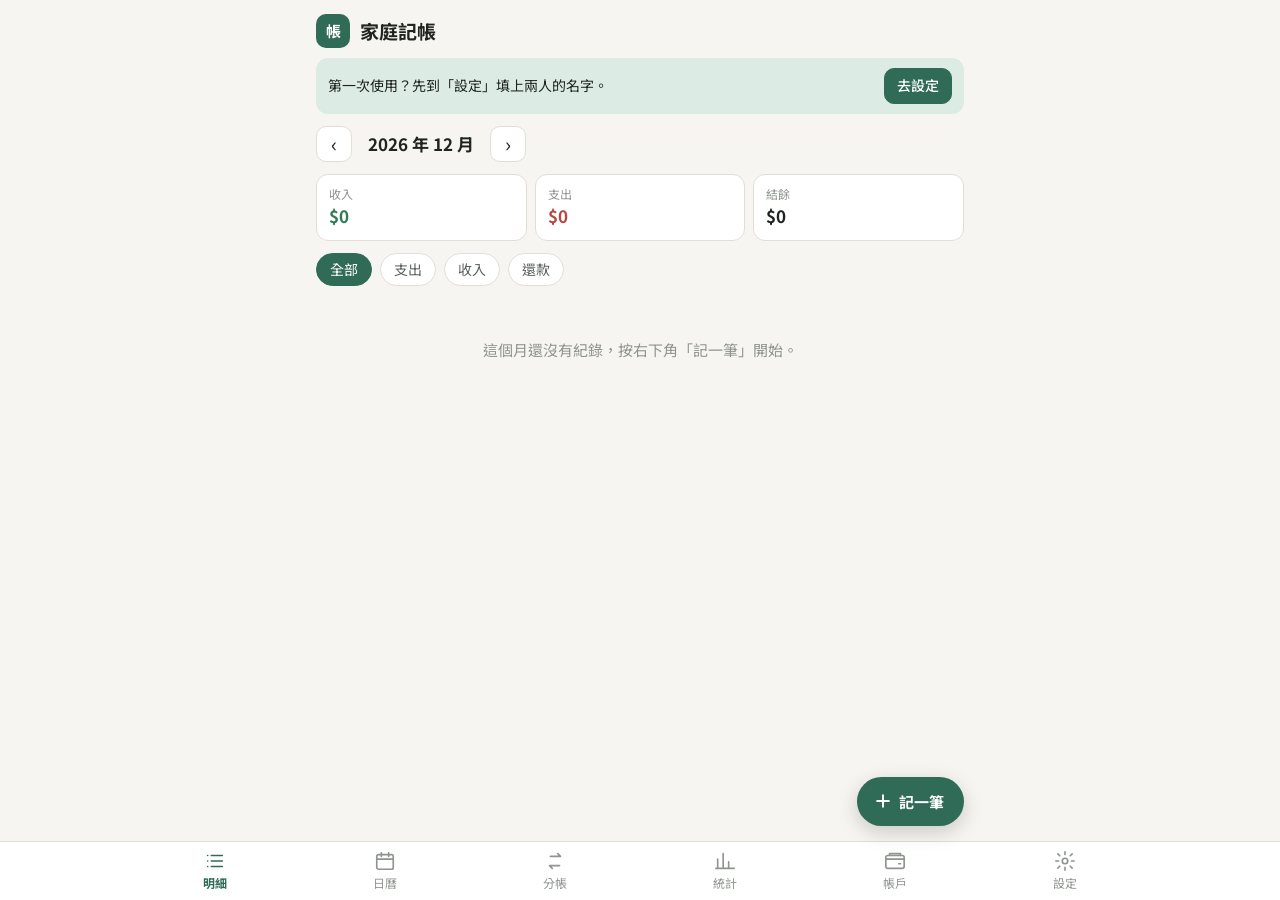
<file: index.html>
<!doctype html>
<html lang="zh-Hant">
<head>
<meta charset="utf-8">
<meta name="viewport" content="width=device-width, initial-scale=1, viewport-fit=cover">
<meta name="theme-color" content="#2F6B57">
<title>家庭記帳</title>
<!--
  家庭記帳（網頁骨架）
  這個檔案只放畫面的骨架（頁首、分頁列、表單外框）。
  樣式在 css/、功能在 js/；資料存在 Google 試算表，透過 Apps Script 讀寫（網址在 config.js）。
  <script> 的順序很重要：後面的檔案會用到前面檔案的東西，js/main.js 一定要最後。
-->
<link rel="preconnect" href="https://fonts.googleapis.com">
<link rel="preconnect" href="https://fonts.gstatic.com" crossorigin>
<link rel="stylesheet" href="https://fonts.googleapis.com/css2?family=Noto+Sans+TC:wght@400;500;700&display=swap">
<!-- 樣式：顏色主題 → 版面與共用元件 → 各分頁 → 表單 -->
<link rel="stylesheet" href="css/base.css">
<link rel="stylesheet" href="css/layout.css">
<link rel="stylesheet" href="css/views.css">
<link rel="stylesheet" href="css/form.css">
</head>
<body>
<div class="wrap">
  <!-- ===== 頁首 ===== -->
  <header class="top">
    <div class="logo" aria-hidden="true">帳</div>
    <h1>家庭記帳</h1>
    <div class="who" id="who"></div>
  </header>
  <!-- ===== 主要內容（由 js/views/ 產生） ===== -->
  <main id="view"><div class="empty">載入中…</div></main>
</div>

<!-- ===== 底部分頁列（按鈕由 js/render.js 產生） ===== -->
<nav class="tabbar" id="tabbar" aria-label="分頁"></nav>

<!-- ===== 右下角「記一筆」按鈕 ===== -->
<button class="fab" id="fab" type="button" data-action="new">
  <svg viewBox="0 0 24 24" fill="none" stroke="currentColor" stroke-width="2.4" stroke-linecap="round"><path d="M12 5v14M5 12h14"/></svg><span>記一筆</span>
</button>

<!-- ===== 新增／編輯表單（欄位由 js/form.js 產生） ===== -->
<div class="scrim" id="scrim" hidden>
  <form class="sheet" id="form" novalidate>
    <div class="sheet-h"><h2 id="formTitle">記一筆</h2><button type="button" class="x" data-action="close" aria-label="關閉">×</button></div>
    <div class="sheet-b" id="formBody"></div>
    <div class="sheet-f">
      <button type="button" class="btn danger" id="delBtn" data-action="delete" hidden>刪除</button>
      <button type="button" class="btn" data-action="close">取消</button>
      <button type="submit" class="btn primary">儲存</button>
    </div>
  </form>
</div>
<div class="toast" id="toast" hidden></div>

<!-- ===== 設定：Apps Script 的網址 ===== -->
<script src="config.js"></script>

<!-- ===== 基本設定、工具、登入、資料存取 ===== -->
<script src="js/constants.js"></script>
<script src="js/utils.js"></script>
<script src="js/state.js"></script>
<script src="js/calc.js"></script>
<script src="js/auth.js"></script>
<script src="js/store.js"></script>

<!-- ===== 各畫面（js/views） ===== -->
<script src="js/views/records.js"></script>
<script src="js/views/calendar.js"></script>
<script src="js/views/settle.js"></script>
<script src="js/views/stats.js"></script>
<script src="js/views/member.js"></script>
<script src="js/views/budget.js"></script>
<script src="js/views/accounts.js"></script>
<script src="js/views/settings.js"></script>

<!-- ===== 重畫畫面、表單（js/forms）、事件 ===== -->
<script src="js/render.js"></script>
<script src="js/forms/common.js"></script>
<script src="js/forms/entry.js"></script>
<script src="js/forms/account.js"></script>
<script src="js/forms/budget.js"></script>
<script src="js/events.js"></script>

<!-- ===== 程式進入點（一定要最後） ===== -->
<script src="js/main.js"></script>
</body>
</html>
</file>
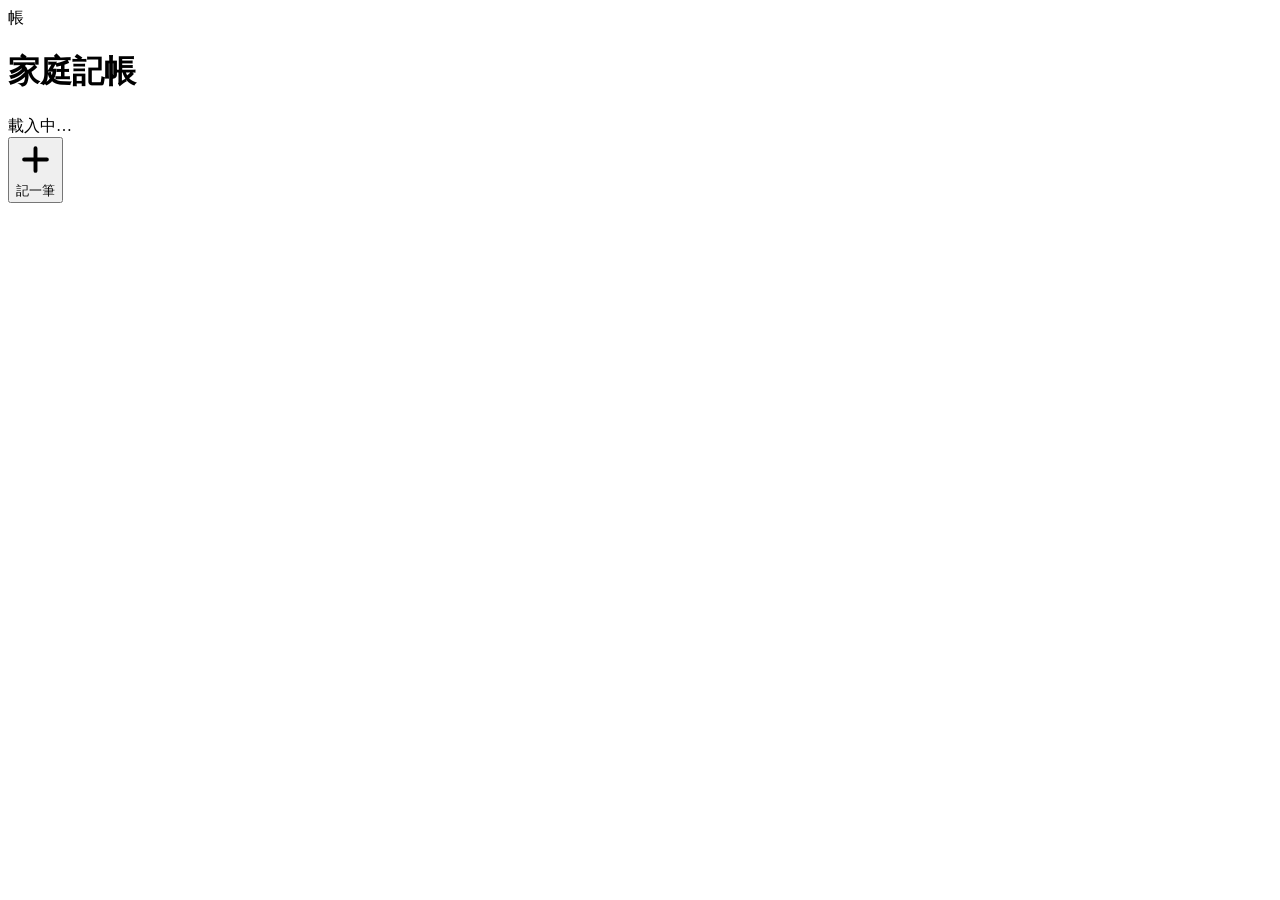
<file: apps-script/index.html>
<!doctype html>
<html lang="zh-Hant">
<head>
<meta charset="utf-8">
<base target="_top">
<!--
  index（網頁骨架）
  這個檔案只放畫面的骨架（頁首、分頁列、表單外框）。
  樣式在 css/ 資料夾、功能在 js/ 資料夾，用 include('檔名') 插進來（include 在 Code.gs）。
  載入順序很重要：後面的檔案會用到前面檔案的東西，js/main 一定要最後。
-->
<link rel="preconnect" href="https://fonts.googleapis.com">
<link rel="preconnect" href="https://fonts.gstatic.com" crossorigin>
<link rel="stylesheet" href="https://fonts.googleapis.com/css2?family=Noto+Sans+TC:wght@400;500;700&display=swap">

<!-- ===== 樣式：顏色主題 → 版面與共用元件 → 各分頁 → 表單 ===== -->
<?!= include('css/base') ?>
<?!= include('css/layout') ?>
<?!= include('css/views') ?>
<?!= include('css/form') ?>
</head>
<body>
<div class="wrap">
  <!-- ===== 頁首 ===== -->
  <header class="top">
    <div class="logo" aria-hidden="true">帳</div>
    <h1>家庭記帳</h1>
    <div class="who" id="who"></div>
  </header>
  <!-- ===== 主要內容（由 js/views/ 產生） ===== -->
  <main id="view"><div class="empty">載入中…</div></main>
</div>

<!-- ===== 底部分頁列（按鈕由 js/render.js 產生） ===== -->
<nav class="tabbar" id="tabbar" aria-label="分頁"></nav>

<!-- ===== 右下角「記一筆」按鈕 ===== -->
<button class="fab" id="fab" type="button" data-action="new">
  <svg viewBox="0 0 24 24" fill="none" stroke="currentColor" stroke-width="2.4" stroke-linecap="round"><path d="M12 5v14M5 12h14"/></svg><span>記一筆</span>
</button>

<!-- ===== 新增／編輯表單（欄位由 js/form.js 產生） ===== -->
<div class="scrim" id="scrim" hidden>
  <form class="sheet" id="form" novalidate>
    <div class="sheet-h"><h2 id="formTitle">記一筆</h2><button type="button" class="x" data-action="close" aria-label="關閉">×</button></div>
    <div class="sheet-b" id="formBody"></div>
    <div class="sheet-f">
      <button type="button" class="btn danger" id="delBtn" data-action="delete" hidden>刪除</button>
      <button type="button" class="btn" data-action="close">取消</button>
      <button type="submit" class="btn primary">儲存</button>
    </div>
  </form>
</div>
<div class="toast" id="toast" hidden></div>

<!-- ===== 基本設定與工具 ===== -->
<?!= include('js/constants') ?>
<?!= include('js/utils') ?>
<?!= include('js/state') ?>
<?!= include('js/calc') ?>
<?!= include('js/store') ?>

<!-- ===== 各畫面（js/views） ===== -->
<?!= include('js/views/records') ?>
<?!= include('js/views/calendar') ?>
<?!= include('js/views/settle') ?>
<?!= include('js/views/stats') ?>
<?!= include('js/views/member') ?>
<?!= include('js/views/budget') ?>
<?!= include('js/views/accounts') ?>
<?!= include('js/views/settings') ?>

<!-- ===== 重畫畫面、表單（js/forms）、事件 ===== -->
<?!= include('js/render') ?>
<?!= include('js/forms/common') ?>
<?!= include('js/forms/entry') ?>
<?!= include('js/forms/account') ?>
<?!= include('js/forms/budget') ?>
<?!= include('js/events') ?>

<!-- ===== 程式進入點（一定要最後） ===== -->
<?!= include('js/main') ?>
</body>
</html>
</file>
<file: css/base.css>
/* ==========================================================
   css/base
   顏色主題（淺色／深色）、字型。想換配色改 :root 裡的變數。
   ========================================================== */

html{color-scheme:light}
[hidden]{display:none!important}
:root{
  --bg:#F6F5F1; --surface:#FFFFFF; --surface-2:#EFEDE7; --line:#E2DED5;
  --ink:#1F2421; --ink-2:#5B625D; --ink-3:#8F948F;
  --accent:#2F6B57; --accent-soft:#DCEBE4;     /* 主色（綠） */
  --inc:#2F7A55;  --inc-soft:#DDEFE5;          /* 收入 */
  --exp:#B8483E;  --exp-soft:#F6E1DD;          /* 支出 */
  --tr:#8A6A1F;   --tr-soft:#F3EAD3;           /* 還款 */
  --pa:#3567A6;   --pb:#C0506F;                /* 兩個人的代表色 */
  --shadow:0 1px 2px rgba(20,30,25,.05),0 4px 14px rgba(20,30,25,.05);
  --sans:"Noto Sans TC","PingFang TC","Microsoft JhengHei",system-ui,sans-serif;
}
@media (prefers-color-scheme:dark){
  :root:not([data-theme="light"]){
    color-scheme:dark;
    --bg:#121614; --surface:#1B201D; --surface-2:#242A26; --line:#323A35;
    --ink:#E9EEEA; --ink-2:#B3BCB6; --ink-3:#7F8983;
    --accent:#6FC3A3; --accent-soft:#1F3A30;
    --inc:#6CC596; --inc-soft:#1E3429;
    --exp:#EE8A7E; --exp-soft:#3D2420;
    --tr:#D9B65E; --tr-soft:#382E18;
    --pa:#7FA9E0; --pb:#E68AA4;
    --shadow:0 1px 2px rgba(0,0,0,.3),0 4px 14px rgba(0,0,0,.25);
  }
}
:root[data-theme="dark"]{
  color-scheme:dark;
  --bg:#121614; --surface:#1B201D; --surface-2:#242A26; --line:#323A35;
  --ink:#E9EEEA; --ink-2:#B3BCB6; --ink-3:#7F8983;
  --accent:#6FC3A3; --accent-soft:#1F3A30;
  --inc:#6CC596; --inc-soft:#1E3429;
  --exp:#EE8A7E; --exp-soft:#3D2420;
  --tr:#D9B65E; --tr-soft:#382E18;
  --pa:#7FA9E0; --pb:#E68AA4;
  --shadow:0 1px 2px rgba(0,0,0,.3),0 4px 14px rgba(0,0,0,.25);
}
*{box-sizing:border-box}
body{margin:0;background:var(--bg);color:var(--ink);font-family:var(--sans);font-size:15px;line-height:1.55;-webkit-font-smoothing:antialiased}
body.lock{overflow:hidden}
button,input,select,textarea{font:inherit;color:inherit}
button{cursor:pointer}
a{color:var(--accent)}
:focus-visible{outline:2px solid var(--accent);outline-offset:2px}
.num{font-variant-numeric:tabular-nums}
h1,h2,h3{margin:0;line-height:1.3}
</file>
<file: css/layout.css>
/* ==========================================================
   css/layout
   版面與共用元件：頁首、底部分頁列、記一筆按鈕、卡片、按鈕、標籤…
   ========================================================== */

/* ---------- 版面 ---------- */
.wrap{max-width:680px;margin:0 auto;padding:0 16px calc(150px + env(safe-area-inset-bottom,0px))}
.top{display:flex;align-items:center;gap:10px;padding:calc(14px + env(safe-area-inset-top,0px)) 0 10px}
.top h1{font-size:19px;flex:1}
.logo{width:34px;height:34px;border-radius:10px;background:var(--accent);color:#fff;display:grid;place-items:center;font-weight:700}
.logo.big{width:56px;height:56px;font-size:26px;border-radius:16px;margin:0 auto 12px}
.avatar{width:32px;height:32px;border-radius:50%;background:var(--accent-soft);color:var(--accent);display:grid;place-items:center;font-weight:700}

/* 底部分頁列 */
.tabbar{position:fixed;left:0;right:0;bottom:0;z-index:20;display:flex;justify-content:center;background:var(--surface);border-top:1px solid var(--line);padding-bottom:env(safe-area-inset-bottom,0px)}
.tab{flex:1;max-width:170px;background:none;border:0;padding:8px 0 7px;display:flex;flex-direction:column;align-items:center;gap:2px;color:var(--ink-3);font-size:12px}
.tab svg{width:22px;height:22px}
.tab.on{color:var(--accent);font-weight:700}

/* 記一筆按鈕 */
.fab{position:fixed;z-index:21;right:max(16px,calc(50% - 324px));bottom:calc(74px + env(safe-area-inset-bottom,0px));display:flex;align-items:center;gap:6px;padding:13px 20px 13px 16px;border:0;border-radius:999px;background:var(--accent);color:#fff;font-weight:700;box-shadow:0 6px 20px rgba(0,0,0,.18)}
.fab svg{width:20px;height:20px}

/* ---------- 共用元件 ---------- */
.card{background:var(--surface);border:1px solid var(--line);border-radius:14px;box-shadow:var(--shadow);margin-bottom:14px}
.card.pad{padding:16px}
.card h3{font-size:15px;margin-bottom:12px}
.btn{border:1px solid var(--line);background:var(--surface);border-radius:10px;padding:9px 16px;font-weight:500}
.btn.small{padding:6px 12px;font-size:14px}
.btn.primary{background:var(--accent);border-color:var(--accent);color:#fff}
.btn.danger{color:var(--exp);border-color:var(--exp-soft);margin-right:auto}
.link{background:none;border:0;color:var(--accent);padding:0;font-size:13px}
.icon-btn{width:36px;height:36px;border-radius:10px;border:1px solid var(--line);background:var(--surface);font-size:20px;line-height:1}
.chips{display:flex;gap:8px;overflow-x:auto;margin:4px 0 14px;padding-bottom:2px}
.chips.cwrap{flex-wrap:wrap;overflow:visible;margin:0}
.chip{flex:none;border:1px solid var(--line);background:var(--surface);border-radius:999px;padding:5px 13px;font-size:14px;color:var(--ink-2)}
.chip.on{background:var(--accent);border-color:var(--accent);color:#fff}
.empty{text-align:center;color:var(--ink-3);padding:36px 12px}
.empty.small{padding:12px}
.hint{color:var(--ink-3);font-size:13px;margin:6px 0 12px}
.notice{display:flex;align-items:center;gap:10px;justify-content:space-between;background:var(--accent-soft);border-radius:12px;padding:10px 12px;margin-bottom:12px;font-size:14px}
.notice.err{background:var(--exp-soft);color:var(--exp)}
.dot{display:inline-block;width:10px;height:10px;border-radius:50%;margin-right:6px;vertical-align:middle}
.dot.pa-A{background:var(--pa)}.dot.pa-B{background:var(--pb)}
span.pa-A{color:var(--pa)}span.pa-B{color:var(--pb)}

/* 月份切換 */
.monthbar{display:flex;align-items:center;gap:10px;margin:6px 0 12px}
.monthbar b{font-size:17px;min-width:118px;text-align:center}

/* 三格統計 */
.stats3{display:grid;grid-template-columns:repeat(3,1fr);gap:8px;margin-bottom:12px}
.stats3>div{background:var(--surface);border:1px solid var(--line);border-radius:12px;padding:10px 12px;min-width:0}
.stats3 small{display:block;color:var(--ink-3);font-size:12px;white-space:nowrap;overflow:hidden;text-overflow:ellipsis}
.stats3 b{font-size:17px;display:block;white-space:nowrap;overflow:hidden;text-overflow:ellipsis}
.inc{color:var(--inc)}.exp{color:var(--exp)}
</file>
<file: css/views.css>
/* ==========================================================
   css/views
   各分頁的樣式：明細、日曆、預算、帳戶、成員統計、分帳、統計、設定
   ========================================================== */

/* ---------- 明細列表 ---------- */
.day{margin-bottom:4px}
.day-h{display:flex;justify-content:space-between;align-items:baseline;padding:4px 4px 6px}
.day-h small{color:var(--ink-3)}
.list{overflow:hidden}
.row{display:flex;align-items:center;gap:12px;width:100%;text-align:left;background:none;border:0;border-bottom:1px solid var(--line);padding:11px 14px}
.row:last-child{border-bottom:0}
.row:hover{background:var(--surface-2)}
.cat{flex:none;width:36px;height:36px;border-radius:50%;display:grid;place-items:center;font-weight:700;font-size:15px}
.cat.exp{background:var(--exp-soft);color:var(--exp)}
.cat.inc{background:var(--inc-soft);color:var(--inc)}
.cat.tr{background:var(--tr-soft);color:var(--tr)}
.row-main{flex:1;min-width:0;display:flex;flex-direction:column}
.row-t{display:flex;gap:8px;align-items:baseline;min-width:0}
.row-t .note{color:var(--ink-2);white-space:nowrap;overflow:hidden;text-overflow:ellipsis}
.row-main small{color:var(--ink-3);font-size:12.5px}
.row-main .owe{color:var(--accent);font-weight:500}
.row-main .run{color:var(--ink-2)}
.amt{flex:none;font-weight:700}
.amt.tr{color:var(--tr)}

/* ---------- 日曆 ---------- */
.cal{padding:10px 8px 8px}
.cal-h,.cal-g{display:grid;grid-template-columns:repeat(7,1fr);gap:4px}
.cal-h span{text-align:center;font-size:12px;color:var(--ink-3);padding-bottom:4px}
.cal-h span:first-child,.cal-h span:last-child{color:var(--exp)}
.cday{position:relative;min-height:58px;border:1px solid transparent;border-radius:10px;padding:4px 2px;display:flex;flex-direction:column;align-items:center;gap:1px;overflow:hidden;
  background:color-mix(in srgb,var(--exp) calc(var(--heat,0)*40%),var(--surface-2))}
.cday.blank{background:none}
.cd-n{font-size:13px;font-weight:500;line-height:1.4}
.cd-e{font-size:11px;color:var(--exp);font-weight:700;line-height:1.2;max-width:100%;overflow:hidden;text-overflow:ellipsis}
.cd-i{font-size:11px;color:var(--inc);font-weight:700;line-height:1.2;max-width:100%;overflow:hidden;text-overflow:ellipsis}
.cd-dot{width:5px;height:5px;border-radius:50%;background:var(--tr);margin-top:3px}
.cday.today .cd-n{background:var(--accent);color:#fff;border-radius:999px;padding:0 6px}
.cday.sel{border-color:var(--accent);box-shadow:0 0 0 1px var(--accent) inset}
.btn.wide{width:100%;margin:4px 0 16px;border-style:dashed;color:var(--accent)}

/* ---------- 預算 ---------- */
.bbar{display:block;height:8px;background:var(--surface-2);border-radius:999px;overflow:hidden;margin:5px 0 3px}
.bbar-f{display:block;height:100%;background:var(--accent);border-radius:999px}
.bbar-f.warn{background:var(--tr)}.bbar-f.over{background:var(--exp)}
.bcard{display:block;width:100%;text-align:left;font:inherit;color:inherit;cursor:pointer}
.bcard-h{display:flex;justify-content:space-between;align-items:baseline;margin-bottom:6px}
.bcard-h h3{margin:0}
.bcard .link{font-size:13px}
.brow{display:grid;grid-template-columns:76px 1fr auto;gap:10px;align-items:center;font-size:14px;padding:3px 0}
.brow .bbar{margin:0}
.brow-k{white-space:nowrap;overflow:hidden;text-overflow:ellipsis}
.brow-v{font-size:13px;color:var(--ink-2);text-align:right;min-width:92px}
.brow-item .amt{font-weight:400;font-size:13px;color:var(--ink-2);text-align:right}
.brow-item .row-main .bbar{max-width:100%}
.bhint{display:flex;flex-direction:column;gap:8px}
.bhint:empty{display:none}
.bhint>small{color:var(--ink-3)}
.bh-row{background:var(--surface-2);border-radius:12px;padding:9px 12px;font-size:13px;display:flex;flex-direction:column;gap:1px}
.bh-row>span:first-child{color:var(--ink-2);font-weight:500}
.bh-row b{color:var(--accent)}
.bh-row.warn b{color:var(--tr)}
.bh-row.over b{color:var(--exp)}

/* ---------- 帳戶 ---------- */
.acc-hero{padding:18px 16px}
.acc-hero .hero-big{margin-bottom:10px}
.acc-2{display:grid;grid-template-columns:1fr 1fr;gap:8px;border-top:1px solid var(--line);padding-top:10px}
.acc-2 small{display:block}
.acc-2 b{font-size:18px}
.acc-sec{margin-top:6px}
.acc-sec-h{display:flex;justify-content:space-between;align-items:baseline;padding:4px 4px 8px}
.acc-sec-h h3{font-size:16px}
.cat.acc{background:var(--accent-soft);color:var(--accent)}

/* ---------- 成員統計 ---------- */
.subhead{display:flex;align-items:center;gap:8px;margin:4px 0 2px}
.subhead h2{font-size:17px;flex:1}
.subhead .dot{margin:0}
.tr-link{cursor:pointer}
.tr-link:hover{background:var(--surface-2)}
.tbl td.go{color:var(--ink-3);font-size:18px;width:18px;padding-left:0}
.list-title{font-size:15px;margin:6px 4px 8px}

/* ---------- 分帳 ---------- */
.hero{background:var(--surface);border:1px solid var(--line);border-radius:18px;box-shadow:var(--shadow);text-align:center;padding:20px 16px;margin:6px 0 12px}
.hero small{color:var(--ink-3)}
.hero-who{font-size:18px;font-weight:700;margin-top:2px}
.hero-big{font-size:40px;font-weight:700;letter-spacing:.5px;margin:2px 0 12px}
.hero.even .hero-big{color:var(--inc);margin-bottom:0}
.hero.even p{margin:0;color:var(--ink-3)}

/* ---------- 統計 ---------- */
.hbars{display:flex;flex-direction:column;gap:9px}
.hbar{display:grid;grid-template-columns:72px 1fr auto;gap:10px;align-items:center;font-size:14px}
.hb-k{white-space:nowrap;overflow:hidden;text-overflow:ellipsis}
.hb-track{height:10px;background:var(--surface-2);border-radius:999px;overflow:hidden}
.hb-fill{display:block;height:100%;border-radius:999px}
.hb-fill.exp{background:var(--exp)}.hb-fill.inc{background:var(--inc)}
.hb-v{text-align:right;min-width:92px}
.hb-v small{color:var(--ink-3);margin-left:6px;font-size:12px}
.tbl{width:100%;border-collapse:collapse;font-size:14px}
.tbl th,.tbl td{padding:8px 4px;border-bottom:1px solid var(--line);text-align:right}
.tbl th:first-child{text-align:left}
.tbl thead th{color:var(--ink-3);font-weight:500;font-size:13px}
.trend{display:flex;gap:8px;align-items:flex-end;height:150px}
.tcol{flex:1;display:flex;flex-direction:column;align-items:center;height:100%;gap:4px}
.tcol small{color:var(--ink-3);font-size:12px}
.tcol.cur small{color:var(--ink);font-weight:700}
.tbars{flex:1;width:100%;display:flex;gap:3px;align-items:flex-end;justify-content:center}
.tb{width:38%;max-width:18px;border-radius:4px 4px 0 0;min-height:1px}
.tb.inc{background:var(--inc)}.tb.exp{background:var(--exp)}
.legend{display:flex;gap:14px;font-size:12px;color:var(--ink-3);margin-top:8px}
.legend i{display:inline-block;width:10px;height:10px;border-radius:3px;margin-right:4px;vertical-align:-1px}
.legend i.inc{background:var(--inc)}.legend i.exp{background:var(--exp)}

/* ---------- 設定 ---------- */
.pfield{display:flex;align-items:center;gap:8px;margin-bottom:10px}
.pfield .dot{margin:0}
.pf-l{font-weight:700;color:var(--ink-2);width:14px}
.field{display:flex;flex-direction:column;gap:5px;font-size:13px;color:var(--ink-2);min-width:0}
.acct-btns{display:flex;gap:8px;flex-wrap:wrap}
img.avatar{object-fit:cover}
.field.need .lbl::after{content:'（請選擇）';color:var(--exp);margin-left:4px}
input{width:100%;border:1px solid var(--line);background:var(--bg);border-radius:10px;padding:9px 11px;color:var(--ink);min-width:0}
input:focus{outline:2px solid var(--accent);outline-offset:-1px}
.tags{display:flex;flex-wrap:wrap;gap:8px;margin-bottom:12px}
.tag{display:inline-flex;align-items:center;gap:2px;background:var(--surface-2);border-radius:999px;padding:4px 6px 4px 12px;font-size:14px}
.tag button{border:0;background:none;color:var(--ink-3);font-size:16px;line-height:1;padding:0 4px}
.addcat{display:flex;gap:8px}
.addcat input{flex:1}
.login{text-align:center;margin-top:40px;padding:32px 20px}
.login h2{margin-bottom:6px}
.login p{color:var(--ink-2)}
.login .btn{width:100%;max-width:280px;margin:12px 0 4px;padding:12px}
.login .notice{justify-content:center}
</file>
<file: css/form.css>
/* ==========================================================
   css/form
   表單（記一筆、帳戶、預算共用的彈出視窗）與提示訊息
   ========================================================== */

/* ---------- 表單 ---------- */
.scrim{position:fixed;inset:0;z-index:40;background:rgba(0,0,0,.4);display:flex;align-items:flex-end;justify-content:center}
.sheet{background:var(--surface);width:100%;max-width:560px;max-height:92vh;display:flex;flex-direction:column;border-radius:18px 18px 0 0}
@media (min-width:640px){.scrim{align-items:center}.sheet{border-radius:18px}}
.sheet-h{display:flex;justify-content:space-between;align-items:center;padding:14px 18px;border-bottom:1px solid var(--line)}
.sheet-h h2{font-size:17px}
.x{border:0;background:none;font-size:26px;line-height:1;color:var(--ink-3)}
.sheet-b{padding:14px 18px;overflow-y:auto;display:flex;flex-direction:column;gap:14px}
.sheet-f{display:flex;gap:8px;justify-content:flex-end;padding:12px 18px calc(12px + env(safe-area-inset-bottom,0px));border-top:1px solid var(--line)}
.row2{display:grid;grid-template-columns:1fr 1fr;gap:10px}
.lbl{font-size:13px;color:var(--ink-2)}
input.big{font-size:22px;font-weight:700;padding:7px 11px}
.seg{display:flex;flex-wrap:wrap;background:var(--surface-2);border-radius:11px;padding:3px;gap:3px}
.seg button{flex:1 1 auto;border:0;background:none;border-radius:9px;padding:7px 10px;font-size:14px;color:var(--ink-2);white-space:nowrap}
.seg button.on{background:var(--surface);color:var(--ink);font-weight:700;box-shadow:0 1px 3px rgba(0,0,0,.12)}
.preview{background:var(--accent-soft);border-radius:12px;padding:10px 12px;display:flex;flex-direction:column;gap:2px;font-size:14px}
.preview b{color:var(--accent);font-size:16px}
.preview small{color:var(--ink-2)}

/* 提示訊息 */
.toast{position:fixed;left:50%;transform:translateX(-50%);bottom:calc(140px + env(safe-area-inset-bottom,0px));z-index:60;background:var(--ink);color:var(--bg);padding:9px 16px;border-radius:10px;font-size:14px;max-width:calc(100% - 32px)}
</file>
